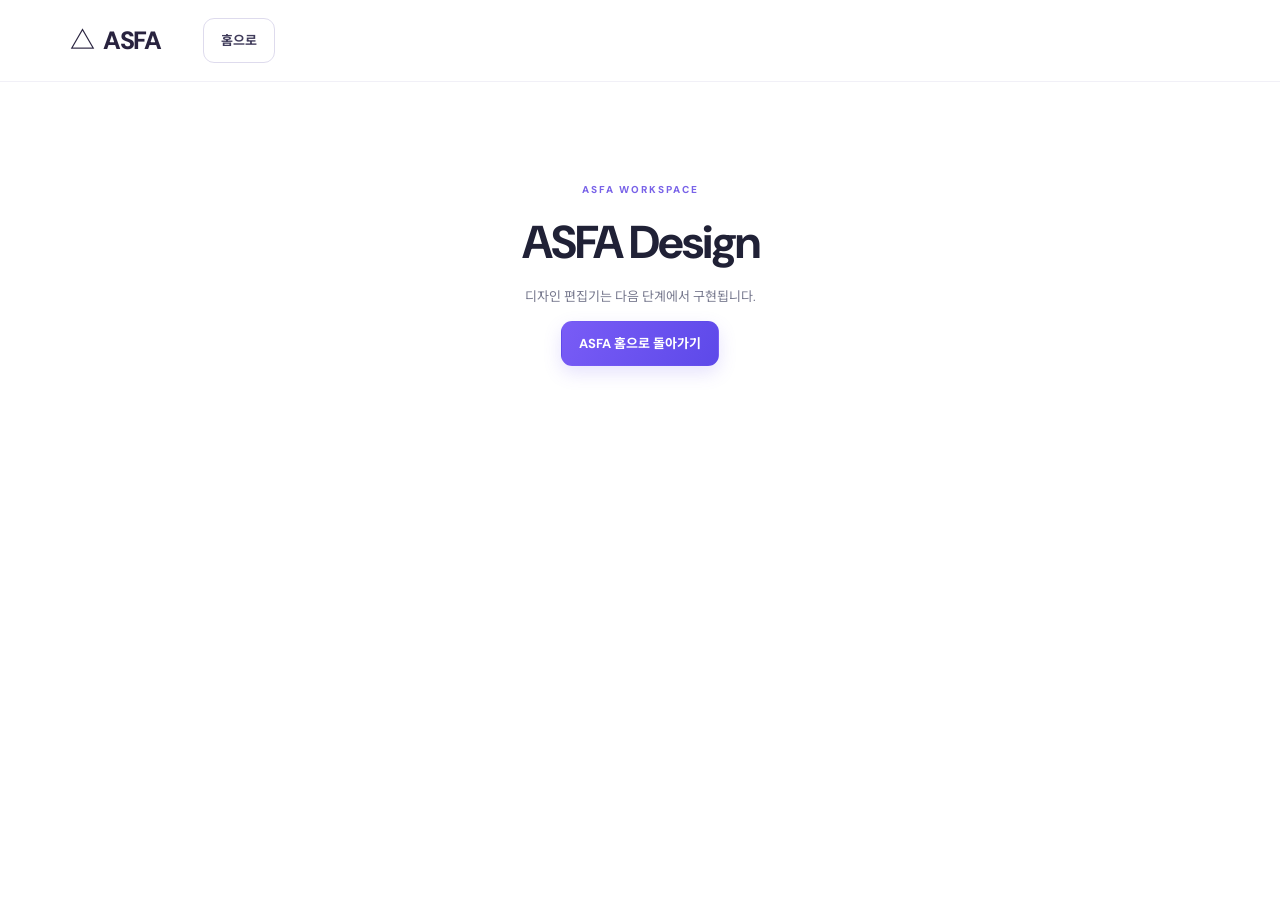
<file: design/index.html>
<!DOCTYPE html><html lang="ko"><head><meta charset="UTF-8"><meta name="viewport" content="width=device-width, initial-scale=1"><title>ASFA Design</title><link rel="stylesheet" href="../assets/css/style.css"></head><body><header class="site-header"><a class="brand" href="../index.html"><span>△</span><span>ASFA</span></a><a class="btn btn-outline" href="../index.html">홈으로</a></header><main class="section"><div class="section-heading"><div class="eyebrow">ASFA WORKSPACE</div><h2>ASFA Design</h2><p>디자인 편집기는 다음 단계에서 구현됩니다.</p><a class="btn btn-primary" href="../index.html">ASFA 홈으로 돌아가기</a></div></main></body></html>
</file>
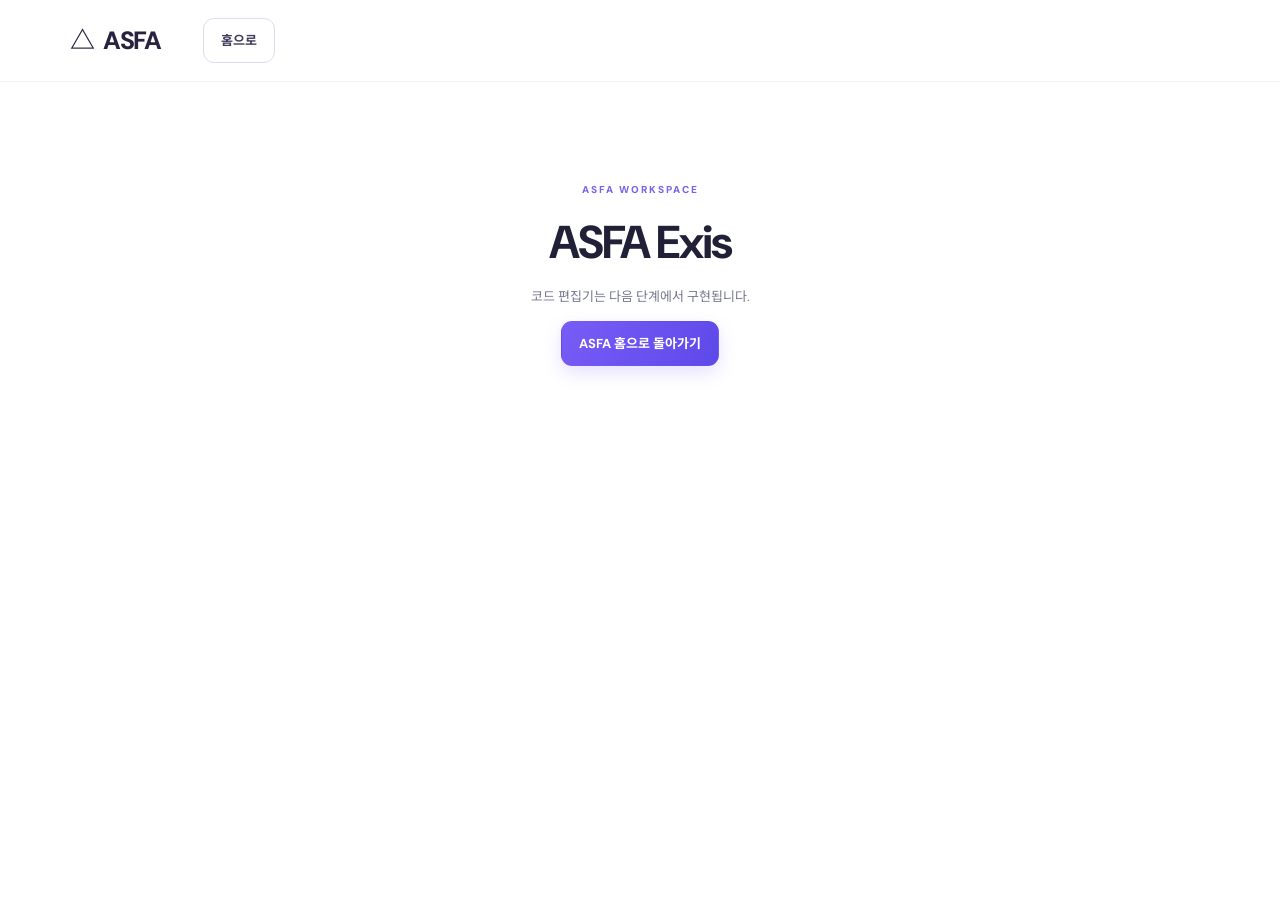
<file: exis/index.html>
<!DOCTYPE html><html lang="ko"><head><meta charset="UTF-8"><meta name="viewport" content="width=device-width, initial-scale=1"><title>ASFA Exis</title><link rel="stylesheet" href="../assets/css/style.css"></head><body><header class="site-header"><a class="brand" href="../index.html"><span>△</span><span>ASFA</span></a><a class="btn btn-outline" href="../index.html">홈으로</a></header><main class="section"><div class="section-heading"><div class="eyebrow">ASFA WORKSPACE</div><h2>ASFA Exis</h2><p>코드 편집기는 다음 단계에서 구현됩니다.</p><a class="btn btn-primary" href="../index.html">ASFA 홈으로 돌아가기</a></div></main></body></html>
</file>
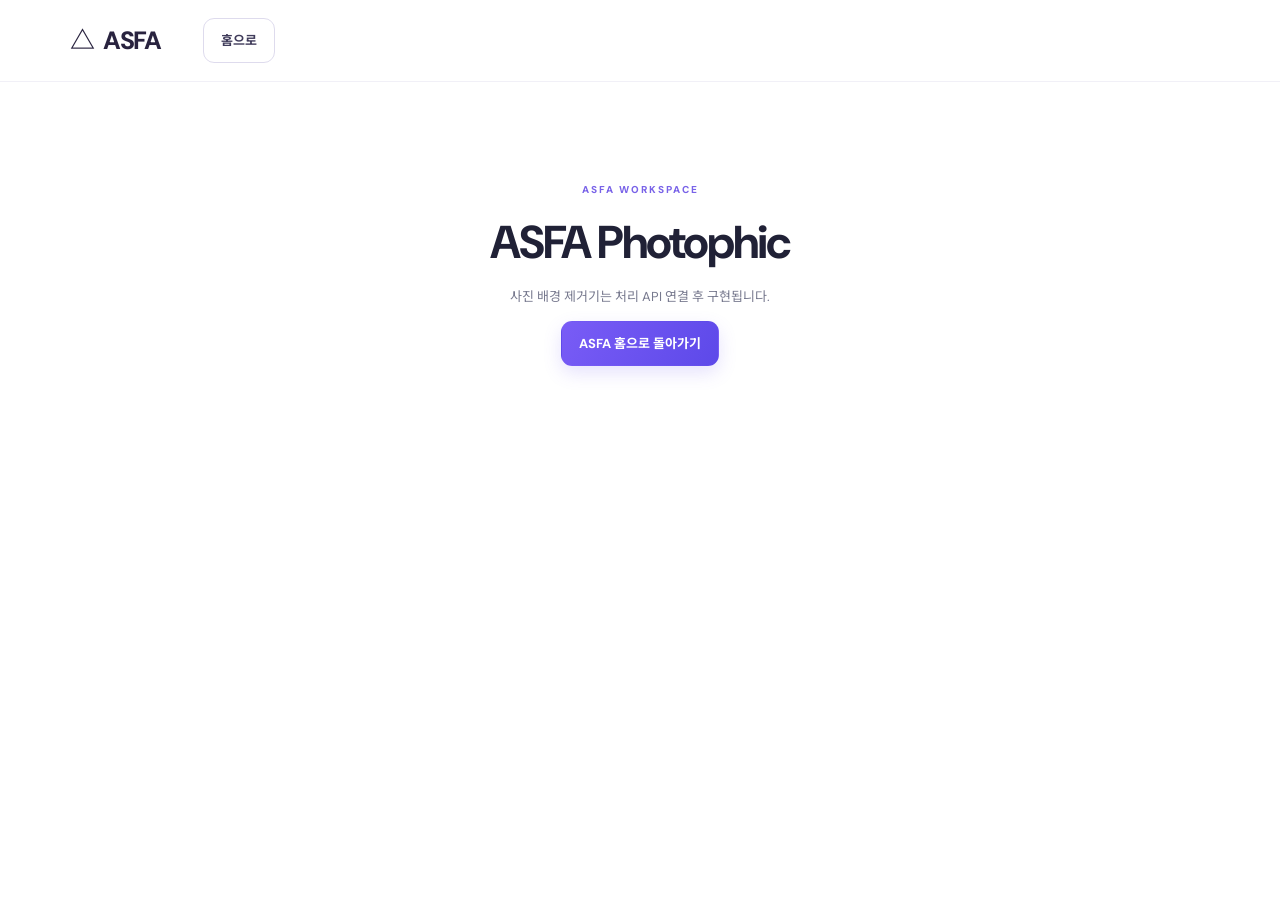
<file: photophic/index.html>
<!DOCTYPE html><html lang="ko"><head><meta charset="UTF-8"><meta name="viewport" content="width=device-width, initial-scale=1"><title>ASFA Photophic</title><link rel="stylesheet" href="../assets/css/style.css"></head><body><header class="site-header"><a class="brand" href="../index.html"><span>△</span><span>ASFA</span></a><a class="btn btn-outline" href="../index.html">홈으로</a></header><main class="section"><div class="section-heading"><div class="eyebrow">ASFA WORKSPACE</div><h2>ASFA Photophic</h2><p>사진 배경 제거기는 처리 API 연결 후 구현됩니다.</p><a class="btn btn-primary" href="../index.html">ASFA 홈으로 돌아가기</a></div></main></body></html>
</file>
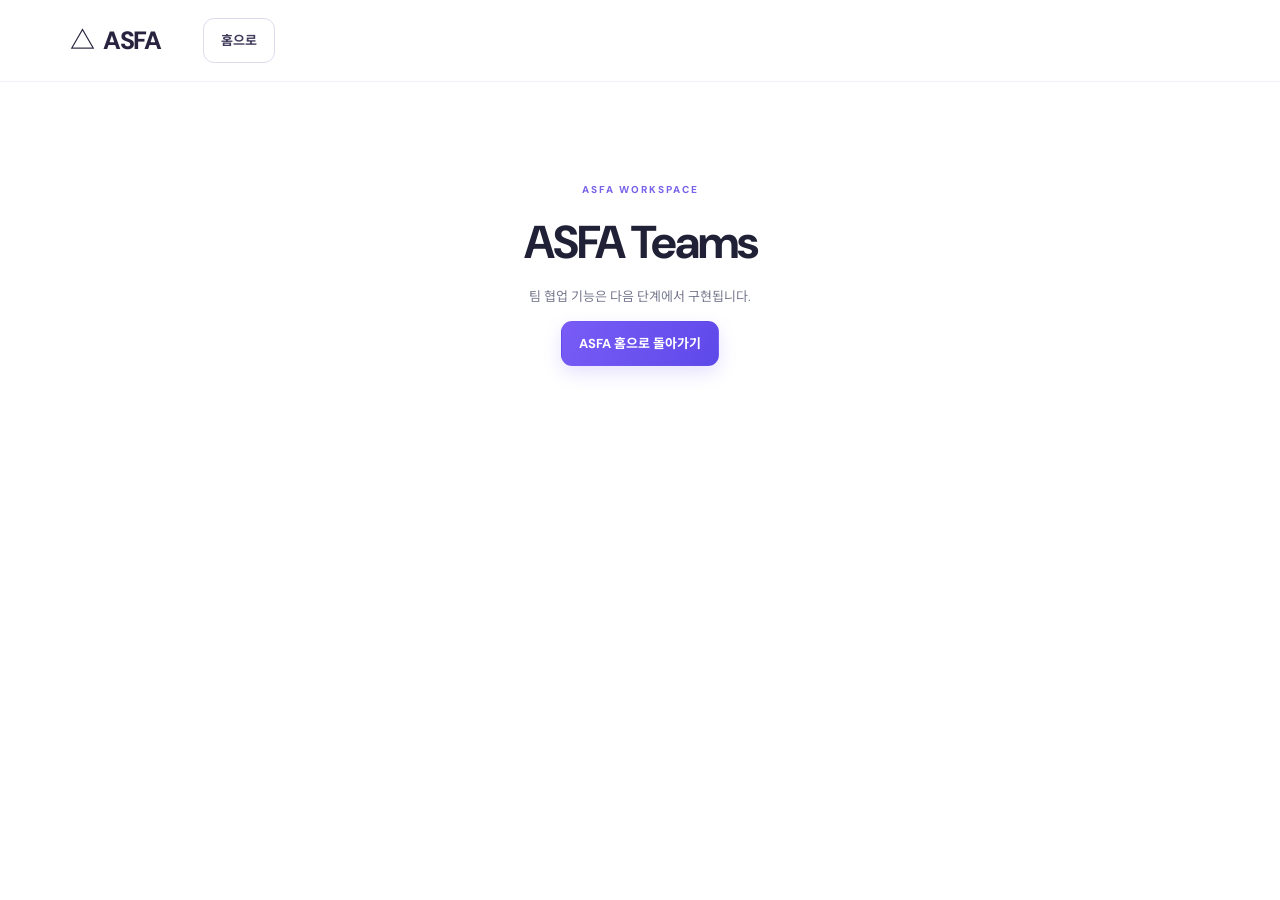
<file: teams/index.html>
<!DOCTYPE html><html lang="ko"><head><meta charset="UTF-8"><meta name="viewport" content="width=device-width, initial-scale=1"><title>ASFA Teams</title><link rel="stylesheet" href="../assets/css/style.css"></head><body><header class="site-header"><a class="brand" href="../index.html"><span>△</span><span>ASFA</span></a><a class="btn btn-outline" href="../index.html">홈으로</a></header><main class="section"><div class="section-heading"><div class="eyebrow">ASFA WORKSPACE</div><h2>ASFA Teams</h2><p>팀 협업 기능은 다음 단계에서 구현됩니다.</p><a class="btn btn-primary" href="../index.html">ASFA 홈으로 돌아가기</a></div></main></body></html>
</file>
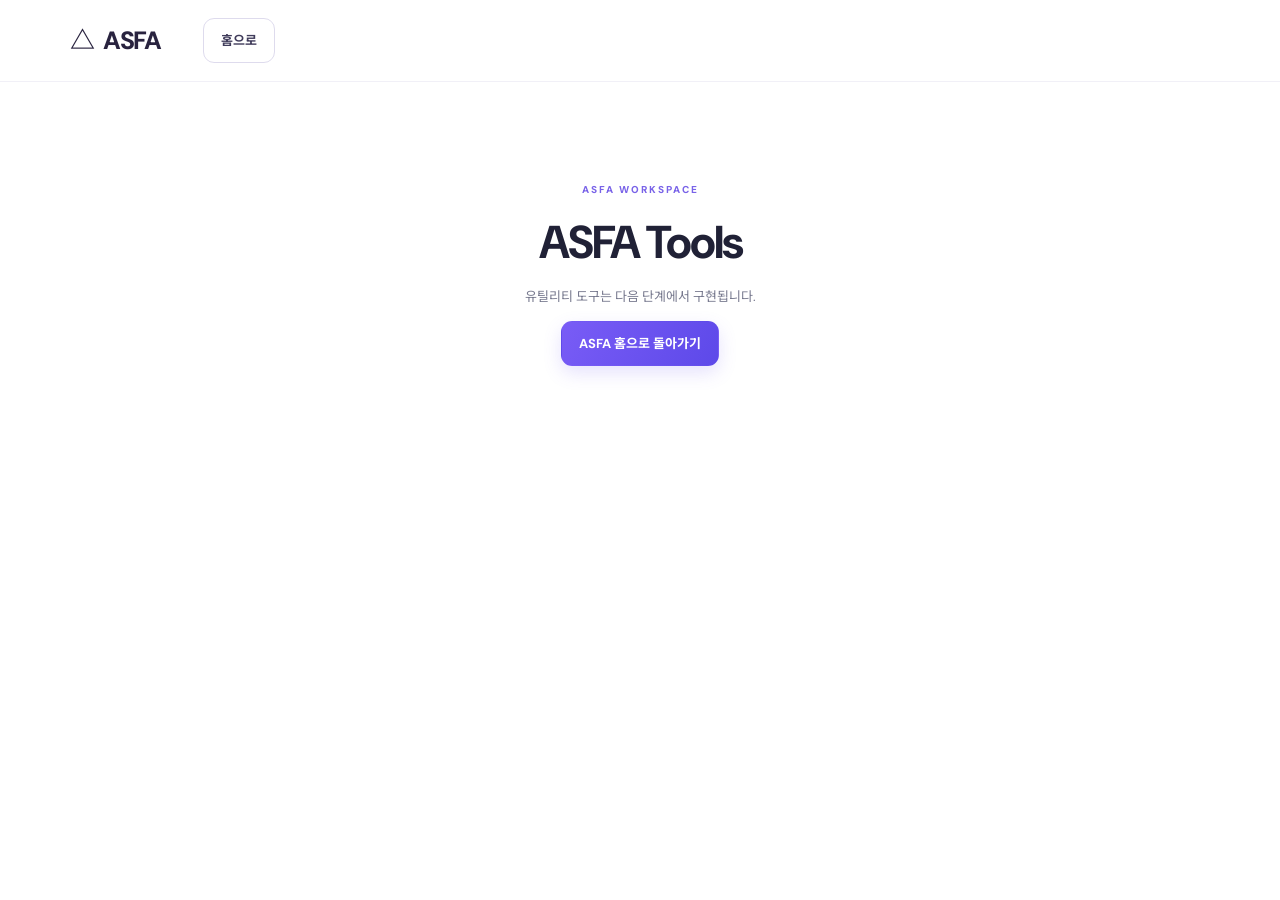
<file: tools/index.html>
<!DOCTYPE html><html lang="ko"><head><meta charset="UTF-8"><meta name="viewport" content="width=device-width, initial-scale=1"><title>ASFA Tools</title><link rel="stylesheet" href="../assets/css/style.css"></head><body><header class="site-header"><a class="brand" href="../index.html"><span>△</span><span>ASFA</span></a><a class="btn btn-outline" href="../index.html">홈으로</a></header><main class="section"><div class="section-heading"><div class="eyebrow">ASFA WORKSPACE</div><h2>ASFA Tools</h2><p>유틸리티 도구는 다음 단계에서 구현됩니다.</p><a class="btn btn-primary" href="../index.html">ASFA 홈으로 돌아가기</a></div></main></body></html>
</file>
<file: assets/css/style.css>
@import url('https://fonts.googleapis.com/css2?family=DM+Sans:wght@400;500;600;700;800&family=Noto+Sans+KR:wght@400;500;600;700;800&display=swap');
:root{--ink:#202136;--muted:#77798e;--purple:#7057f5;--purple-dark:#5840dc;--line:#ecebf4;--bg:#fff;--soft:#f8f7ff;--radius:22px}
*{box-sizing:border-box}html{scroll-behavior:smooth;scroll-padding-top:90px}body{margin:0;color:var(--ink);font-family:'DM Sans','Noto Sans KR',sans-serif;background:#fff;line-height:1.65}a{color:inherit;text-decoration:none}button{font:inherit;cursor:pointer}.site-header{height:82px;display:flex;align-items:center;gap:42px;padding:0 max(5.5%,calc((100% - 1240px)/2));border-bottom:1px solid #f1f0f7;background:rgba(255,255,255,.92);position:sticky;top:0;z-index:20;backdrop-filter:blur(16px)}.brand{display:inline-flex;align-items:center;gap:9px;font-size:25px;font-weight:800;letter-spacing:-1.3px;color:#29233f;flex-shrink:0}.brand-mark{width:35px;height:35px;color:var(--purple)}.main-nav{display:flex;gap:30px;margin-left:auto}.main-nav a,.footer-links a{font-size:13px;color:#686a7d;font-weight:600;transition:color .2s}.main-nav a:hover,.footer-links a:hover{color:var(--purple)}.header-actions{display:flex;align-items:center;gap:9px}.btn{border:1px solid transparent;border-radius:11px;display:inline-flex;align-items:center;justify-content:center;gap:10px;padding:11px 17px;font-size:13px;font-weight:700;transition:transform .2s,box-shadow .2s,background .2s}.btn:hover{transform:translateY(-2px)}.btn-primary{color:#fff;background:linear-gradient(120deg,#795cf6,#5d49e9);box-shadow:0 7px 18px #7057f52c}.btn-primary:hover{box-shadow:0 10px 24px #7057f545}.btn-quiet{background:white;border-color:#e9e7f2;color:#424258}.btn-outline{border-color:#dedbed;color:#403c5b;background:#fff}.btn-dark{background:#25233c;color:#fff}.btn-white{background:white;color:#5e49dc}.btn-large{padding:15px 22px;font-size:14px}.menu-toggle{display:none;border:0;background:transparent;font-size:23px;color:var(--ink)}.hero{max-width:1240px;margin:auto;min-height:585px;padding:80px 35px 70px;display:grid;grid-template-columns:1fr 1fr;align-items:center;gap:40px;overflow:hidden}.eyebrow{font-size:10px;font-weight:800;letter-spacing:2px;color:#7963e8;display:flex;align-items:center;gap:9px}.eyebrow-dot{width:7px;height:7px;background:#8c72ff;border-radius:50%;box-shadow:0 0 0 4px #eeeaff}.hero h1{font-size:clamp(42px,5vw,65px);line-height:1.2;letter-spacing:-3px;margin:22px 0 19px;font-weight:800}.gradient-text{background:linear-gradient(105deg,#7656f5 5%,#b55ce9 52%,#ed72b6 100%);-webkit-background-clip:text;background-clip:text;color:transparent}.hero-description{font-size:16px;line-height:1.9;color:#74758a}.hero-actions{display:flex;gap:11px;margin-top:29px;flex-wrap:wrap}.hero-note{margin-top:20px;font-size:11px;color:#77798c}.check{color:#5aaf83;font-weight:800;margin-right:5px}.hero-art{height:420px;position:relative;display:flex;align-items:center;justify-content:center}.art-glow{position:absolute;width:350px;height:350px;border-radius:50%;background:radial-gradient(circle,#eee8ff 0%,#f9f2ff 48%,#fff 72%)}.hero-orbit{position:absolute;border:1px solid #e7defd;border-radius:50%;transform:rotate(-23deg)}.orbit-one{width:440px;height:210px}.orbit-two{width:340px;height:310px;transform:rotate(38deg);border-color:#f5dff0}.hero-logo{width:120px;height:120px;border-radius:35px;display:grid;place-items:center;background:linear-gradient(145deg,#8e76ff,#6249e7);color:white;box-shadow:0 22px 55px #7458e94d;z-index:2;transform:rotate(-5deg)}.hero-logo svg{width:77px;height:77px}.floating-card{position:absolute;z-index:3;border:1px solid #f0edf8;background:#fff;border-radius:15px;box-shadow:0 20px 55px #30245e16}.card-doc{width:154px;height:178px;left:7%;top:40px;transform:rotate(-8deg);padding:0 13px}.mini-window-top{height:28px;border-bottom:1px solid #f0edf5;display:flex;align-items:center;gap:4px}.mini-window-top i{width:5px;height:5px;border-radius:50%;background:#e4def8}.mini-window-top span{font-size:8px;color:#8b849f;margin-left:auto}.paper-lines{padding-top:18px;display:grid;gap:10px}.paper-lines b{height:5px;border-radius:5px;background:#eeebf8}.paper-lines b:first-child{height:9px;width:65%;background:#d9d0ff}.paper-lines b:nth-child(3){width:78%}.paper-lines b:nth-child(4){width:90%}.paper-lines b:nth-child(5){width:52%}.doc-chip{position:absolute;right:-17px;bottom:14px;padding:4px 10px;border-radius:8px;background:#e9e4ff;color:#7057e8;font-size:10px;font-weight:800}.card-design{width:154px;height:145px;right:4%;top:56px;transform:rotate(8deg);padding:14px;display:grid;grid-template-columns:1fr 1fr;gap:7px}.design-swatch{border-radius:7px}.swatch-one{background:#f5b7d5}.swatch-two{background:#8d7bf4}.swatch-three{background:#f6d77b}.swatch-four{background:#9fdcc9}.design-caption{position:absolute;bottom:-20px;left:10px;font-size:10px;color:#79718d;font-weight:700}.card-image{width:155px;height:155px;right:9%;bottom:32px;transform:rotate(7deg);padding:12px}.image-silhouette{height:105px;border-radius:9px;background-color:#f4f1ff;background-image:linear-gradient(45deg,#e4defa 25%,transparent 25%),linear-gradient(-45deg,#e4defa 25%,transparent 25%),linear-gradient(45deg,transparent 75%,#e4defa 75%),linear-gradient(-45deg,transparent 75%,#e4defa 75%);background-size:14px 14px;background-position:0 0,0 7px,7px -7px,-7px 0;display:grid;place-items:center}.image-silhouette span{width:40px;height:60px;border-radius:50% 50% 32% 32%;background:linear-gradient(#ffcfaa 0 30%,#8a7bf1 30%);box-shadow:0 3px 0 #d4cafa}.image-label{font-size:10px;font-weight:700;margin-top:7px}.tiny-check{background:#dff8ea;color:#238b61;padding:1px 4px;border-radius:4px}.sparkle{position:absolute;color:#e99bc9;font-size:26px}.sparkle-one{top:38px;left:45%}.sparkle-two{right:2%;bottom:80px;color:#9584f4}.trust-strip{border-top:1px solid #f1eff7;border-bottom:1px solid #f1eff7;display:flex;align-items:center;justify-content:center;gap:25px;padding:19px;color:#88879b;font-size:11px;font-weight:600}.trust-strip b{width:4px;height:4px;border-radius:50%;background:#c8b9f6}.section{max-width:1240px;margin:auto;padding:100px 35px}.section-heading{text-align:center;max-width:650px;margin:0 auto 43px}.section-heading .eyebrow{justify-content:center}.section-heading h2,.workspace-copy h2{font-size:clamp(32px,4vw,46px);letter-spacing:-2px;line-height:1.3;margin:14px 0}.section-heading p{font-size:13px;color:var(--muted);margin-top:14px}.feature-grid{display:grid;grid-template-columns:repeat(3,1fr);gap:17px}.feature-card{position:relative;min-height:255px;border-radius:19px;padding:25px;overflow:hidden;border:1px solid transparent;transition:transform .2s,box-shadow .2s}.feature-card:hover{transform:translateY(-4px);box-shadow:0 18px 35px #32285c0e}.feature-purple{background:#f2efff;border-color:#e8e2ff}.feature-pink{background:#fff0f7;border-color:#ffe1ee}.feature-green{background:#eaf9f2;border-color:#d9f2e5}.feature-blue{background:#edf5ff;border-color:#dceaff}.feature-yellow{background:#fff8e7;border-color:#f8edcf}.feature-neutral{background:#f5f5fa;border-color:#eaeaf2}.feature-icon{width:43px;height:43px;border-radius:13px;background:#ffffffc9;display:grid;place-items:center;font-size:23px;color:#7057e8;margin-bottom:16px}.feature-tag{font-size:9px;font-weight:800;letter-spacing:1.5px;color:#8c80b5}.feature-card h3{font-size:19px;letter-spacing:-.5px;margin:7px 0 4px}.feature-card p{font-size:11px;color:#77768b;margin:0 0 15px;max-width:230px}.feature-link{font-size:11px;font-weight:800;color:#6650dc}.feature-decoration{position:absolute;right:20px;bottom:20px;opacity:.75}.doc-decoration{width:70px;height:78px;border:1px solid #d3c7ff;background:#fff9;border-radius:8px;padding:14px 8px;display:grid;gap:7px;transform:rotate(8deg)}.doc-decoration i{height:4px;border-radius:4px;background:#d9d0ff}.doc-decoration i:nth-child(2){width:70%}.design-decoration{display:flex;gap:5px;transform:rotate(-8deg)}.design-decoration i{width:23px;height:45px;border-radius:8px;background:#eaa4cb}.design-decoration i:nth-child(2){background:#9c8af5;transform:translateY(-12px)}.design-decoration i:nth-child(3){background:#f6d67a}.remove-decoration i{display:block;width:67px;height:67px;border-radius:50% 50% 40% 40%;background:linear-gradient(#ffcfac 0 35%,#6bc6a4 35%);border:6px solid #fff;box-shadow:0 0 0 1px #d2eee1}.people-decoration{display:flex}.people-decoration i{font-style:normal;width:28px;height:28px;display:grid;place-items:center;border-radius:50%;background:#7c9cf0;color:white;border:2px solid white;font-size:8px;margin-left:-5px}.people-decoration i:nth-child(2){background:#eaa3c9}.people-decoration i:nth-child(3){background:#6bc8a7}.code-decoration{font-size:38px;font-weight:800;color:#edc75e;transform:rotate(-10deg)}.tools-decoration{display:flex;gap:5px;transform:rotate(-8deg)}.tools-decoration i{width:13px;height:37px;border-radius:5px;background:#a99af8}.tools-decoration i:nth-child(2){background:#ef9fc9;transform:translateY(-7px)}.tools-decoration i:nth-child(3){background:#7bcdb0}.tools-decoration i:nth-child(4){background:#f1d078}.prototype-note{text-align:center;font-size:10px;color:#9998a8;margin:22px 0 0}.workspace-section{max-width:1240px;margin:0 auto 50px;border-radius:28px;background:linear-gradient(120deg,#f6f3ff,#fff4f9);padding:70px 55px;display:grid;grid-template-columns:.8fr 1.2fr;align-items:center;gap:55px;overflow:hidden}.workspace-copy h2{font-size:40px}.workspace-copy>p{font-size:12px;color:#77768b;line-height:1.9}.check-list{list-style:none;padding:0;margin:23px 0 28px;font-size:12px;color:#55566c}.check-list li{margin:9px 0}.check-list li:before{content:'✓';display:inline-grid;place-items:center;width:18px;height:18px;background:#e3dcff;color:#7057f5;border-radius:6px;margin-right:9px;font-size:10px;font-weight:800}.workspace-preview{min-width:0;display:grid;grid-template-columns:145px 1fr;background:white;border:1px solid #ebe7f7;border-radius:15px;box-shadow:0 25px 60px #49337d14;overflow:hidden;transform:perspective(1200px) rotateY(-4deg)}.preview-sidebar{background:#fbfaff;border-right:1px solid #f0edf8;padding:18px 11px;font-size:9px;color:#88869c;display:flex;flex-direction:column;gap:16px}.preview-brand{display:flex;align-items:center;gap:5px;font-size:13px;font-weight:800;color:#38334d;margin-bottom:13px}.preview-mark{color:#795cf6;font-size:22px}.side-active{padding:8px;background:#eee9ff;color:#6d54e8;border-radius:7px;font-weight:800}.side-bottom{margin-top:auto}.preview-main{padding:22px 20px;min-width:0}.preview-greeting{font-size:16px;font-weight:800;letter-spacing:-.5px}.preview-greeting span{display:block;font-size:9px;font-weight:400;color:#9895a9;letter-spacing:0}.preview-search{margin:17px 0;background:#faf9fd;border:1px solid #efedf6;border-radius:7px;padding:7px 10px;font-size:9px;color:#aaa7b7}.preview-label{font-size:10px;font-weight:800;margin:18px 0 10px}.preview-create{display:flex;gap:9px}.preview-create>div{width:45px;height:45px;display:grid;place-items:center;border-radius:9px;font-size:18px}.create-doc{background:#eee9ff;color:#7057f5}.create-design{background:#ffe8f2;color:#db71aa}.create-image{background:#e1f7ec;color:#36a77b}.create-more{background:#f5f4f9;color:#77758b}.preview-files{display:grid;gap:9px}.preview-files>div{display:flex;align-items:center;gap:9px;font-size:9px;font-weight:700}.preview-files small{display:block;font-size:8px;font-weight:400;color:#aaa7b7}.file-thumb{width:32px;height:33px;border-radius:6px;display:block}.thumb-purple{background:linear-gradient(135deg,#ddd4ff,#8d7af6)}.thumb-pink{background:linear-gradient(135deg,#ffe0ee,#ec91bd)}.thumb-green{background:linear-gradient(135deg,#d5f5e5,#78cba7)}.preview-status{font-size:8px;color:#a09dad;border-top:1px solid #f0edf5;margin-top:17px;padding-top:9px}.pricing-section{padding-top:100px;padding-bottom:110px}.billing-switch{display:inline-flex;padding:4px;border:1px solid #eae7f5;background:#faf9fe;border-radius:10px;margin-top:15px}.billing-switch button{border:0;border-radius:7px;background:transparent;padding:8px 13px;font-size:10px;font-weight:700;color:#858398}.billing-switch button.billing-active{background:#fff;color:#6650df;box-shadow:0 2px 8px #30245e10}.billing-switch span{font-size:8px;color:#aaa;margin-left:4px}.pricing-grid{display:grid;grid-template-columns:repeat(3,1fr);gap:17px;align-items:stretch}.price-card{border:1px solid #eae8f2;border-radius:20px;padding:27px 25px;background:#fff;position:relative}.price-featured{border:1.5px solid #9a86ff;box-shadow:0 15px 40px #7155e912}.popular-label{position:absolute;top:-12px;right:18px;background:#795cf6;color:#fff;font-size:8px;font-weight:800;letter-spacing:1px;border-radius:20px;padding:5px 10px}.plan-name{font-size:20px;font-weight:800;letter-spacing:-.6px}.plan-desc{font-size:11px;color:#89879b;margin:2px 0 23px}.price-value{font-size:31px;font-weight:800;letter-spacing:-1.2px;margin:8px 0 5px}.price-value small{font-size:10px;color:#8c899d;letter-spacing:0;font-weight:500}.old-price{font-size:10px;color:#9995a8;text-decoration:line-through;margin-bottom:-4px}.discount-note{font-size:10px;color:#7157ed;margin:4px 0 15px;font-weight:700}.price-button{width:100%;margin:17px 0 20px;padding:12px}.price-card ul{list-style:none;padding:0;margin:0;border-top:1px solid #f0eef6;padding-top:17px}.price-card li{font-size:11px;color:#6d6b80;margin:11px 0}.price-card li:before{content:'✓';color:#5eaf88;font-weight:800;margin-right:9px}.pricing-footnote{text-align:center;font-size:10px;color:#9996a9;margin:25px 0 0}.cta-section{position:relative;overflow:hidden;text-align:center;margin:0 auto 70px;max-width:1170px;border-radius:28px;background:linear-gradient(115deg,#6c51ed,#9464ee 55%,#d16bc3);color:white;padding:68px 20px}.cta-section .eyebrow{color:#eee8ff;justify-content:center}.cta-section h2{font-size:clamp(32px,4vw,46px);line-height:1.3;letter-spacing:-1.8px;margin:15px 0}.cta-section p{font-size:12px;color:#f0eaff;margin-bottom:25px}.cta-shape{position:absolute;border:1px solid #ffffff2e;border-radius:30px;transform:rotate(32deg)}.shape-a{width:180px;height:180px;left:7%;top:-70px}.shape-b{width:230px;height:230px;right:5%;bottom:-130px;border-radius:50%}.cta-section>*:not(.cta-shape){position:relative;z-index:1}.site-footer{max-width:1170px;margin:auto;padding:0 20px 35px;display:grid;grid-template-columns:1fr 1fr auto;align-items:center;gap:10px}.footer-brand{font-size:20px}.footer-brand .brand-mark{width:29px;height:29px}.site-footer p{font-size:10px;color:#9693a6}.footer-links{display:flex;gap:18px}.footer-links a{font-size:10px}.site-footer small{grid-column:1/-1;border-top:1px solid #f0eef5;padding-top:20px;margin-top:15px;font-size:9px;color:#aaa7b7}.toast{position:fixed;bottom:22px;left:50%;transform:translate(-50%,20px);opacity:0;pointer-events:none;background:#27243e;color:white;padding:12px 17px;border-radius:11px;font-size:12px;box-shadow:0 8px 30px #1e163a2b;transition:all .25s;z-index:99;max-width:90vw}.toast.show{opacity:1;transform:translate(-50%,0)}
@media(max-width:950px){.site-header{gap:20px;padding:0 4%}.main-nav{gap:17px}.hero{padding:60px 5%;gap:10px}.hero-art{transform:scale(.9)}.workspace-section{margin:0 20px 35px;padding:45px 30px;gap:25px}.workspace-preview{grid-template-columns:110px 1fr}.preview-sidebar{padding:15px 8px}.feature-card{padding:20px}.site-footer{margin:0 20px}}
@media(max-width:720px){.site-header{height:68px;justify-content:space-between;gap:10px}.brand{font-size:22px}.brand-mark{width:31px;height:31px}.menu-toggle{display:block;margin-left:auto}.main-nav{display:none;position:absolute;top:67px;left:0;right:0;background:white;padding:18px 6%;border-bottom:1px solid var(--line);flex-direction:column;gap:15px}.main-nav.open{display:flex}.header-actions{gap:6px}.header-actions .btn{font-size:10px;padding:9px 10px}.header-actions .btn-quiet{display:none}.hero{grid-template-columns:1fr;padding:55px 7% 30px;gap:0}.hero h1{font-size:46px}.hero-description{font-size:14px}.hero-art{height:330px;transform:scale(.88);transform-origin:top center;margin-top:10px}.trust-strip{gap:12px;font-size:9px;padding:15px 5px}.section{padding:72px 6%}.section-heading{margin-bottom:30px}.section-heading h2{font-size:34px}.feature-grid{grid-template-columns:1fr 1fr;gap:10px}.feature-card{min-height:235px;padding:17px}.feature-card h3{font-size:16px}.feature-card p{font-size:10px}.feature-decoration{right:12px;bottom:12px;transform:scale(.8)}.workspace-section{grid-template-columns:1fr;margin:0 12px 20px;padding:36px 20px;gap:30px}.workspace-copy h2{font-size:34px}.workspace-preview{transform:none;grid-template-columns:95px 1fr}.preview-main{padding:17px 12px}.preview-greeting{font-size:13px}.pricing-grid{grid-template-columns:1fr;gap:20px;max-width:430px;margin:auto}.price-card{padding:25px}.pricing-section{padding-bottom:75px}.cta-section{margin:0 12px 45px;padding:55px 15px}.site-footer{grid-template-columns:1fr auto;margin:0 6%;padding-bottom:25px}.site-footer p{grid-column:1/-1;grid-row:2}.footer-links{grid-column:1/-1;grid-row:3}.site-footer small{grid-row:4}.prototype-note{line-height:1.7}}
@media(max-width:390px){.header-actions .btn-primary{padding:8px;font-size:9px}.hero h1{font-size:39px}.hero-art{margin-left:-15px;margin-right:-15px;transform:scale(.78);height:290px}.feature-grid{grid-template-columns:1fr}.feature-card{min-height:210px}.feature-decoration{transform:scale(.9)}.trust-strip{gap:8px;font-size:8px}}
.account-area {
  position: relative;
  display: flex;
  align-items: center;
}

.account-menu[hidden],
.account-dropdown[hidden] {
  display: none !important;
}

.avatar-button {
  width: 42px;
  height: 42px;
  border: 0;
  border-radius: 50%;
  overflow: hidden;
  display: flex;
  align-items: center;
  justify-content: center;
  cursor: pointer;
  background: #7057f5;
  color: white;
  font-size: 17px;
  font-weight: 700;
}

.avatar-button img {
  width: 100%;
  height: 100%;
  object-fit: cover;
}

.account-dropdown {
  position: absolute;
  z-index: 1000;
  top: calc(100% + 12px);
  right: 0;
  width: 260px;
  padding: 16px;
  background: white;
  border: 1px solid #e8e5f0;
  border-radius: 16px;
  box-shadow: 0 12px 36px #20164b20;
  color: #242033;
}

.account-info {
  display: flex;
  flex-direction: column;
  gap: 6px;
  overflow-wrap: anywhere;
}

.account-info strong {
  font-size: 15px;
}

.account-info span {
  color: #777187;
  font-size: 13px;
}

.logout-button {
  width: 100%;
  margin-top: 16px;
  padding: 10px;
  border: 1px solid #e8e5f0;
  border-radius: 10px;
  background: #fff;
  color: #383047;
  cursor: pointer;
}

.logout-button:hover {
  background: #f6f4fb;
}
#loginBtn[hidden] {
  display: none !important;
}

#accountMenu[hidden] {
  display: none !important;
}
</file>
